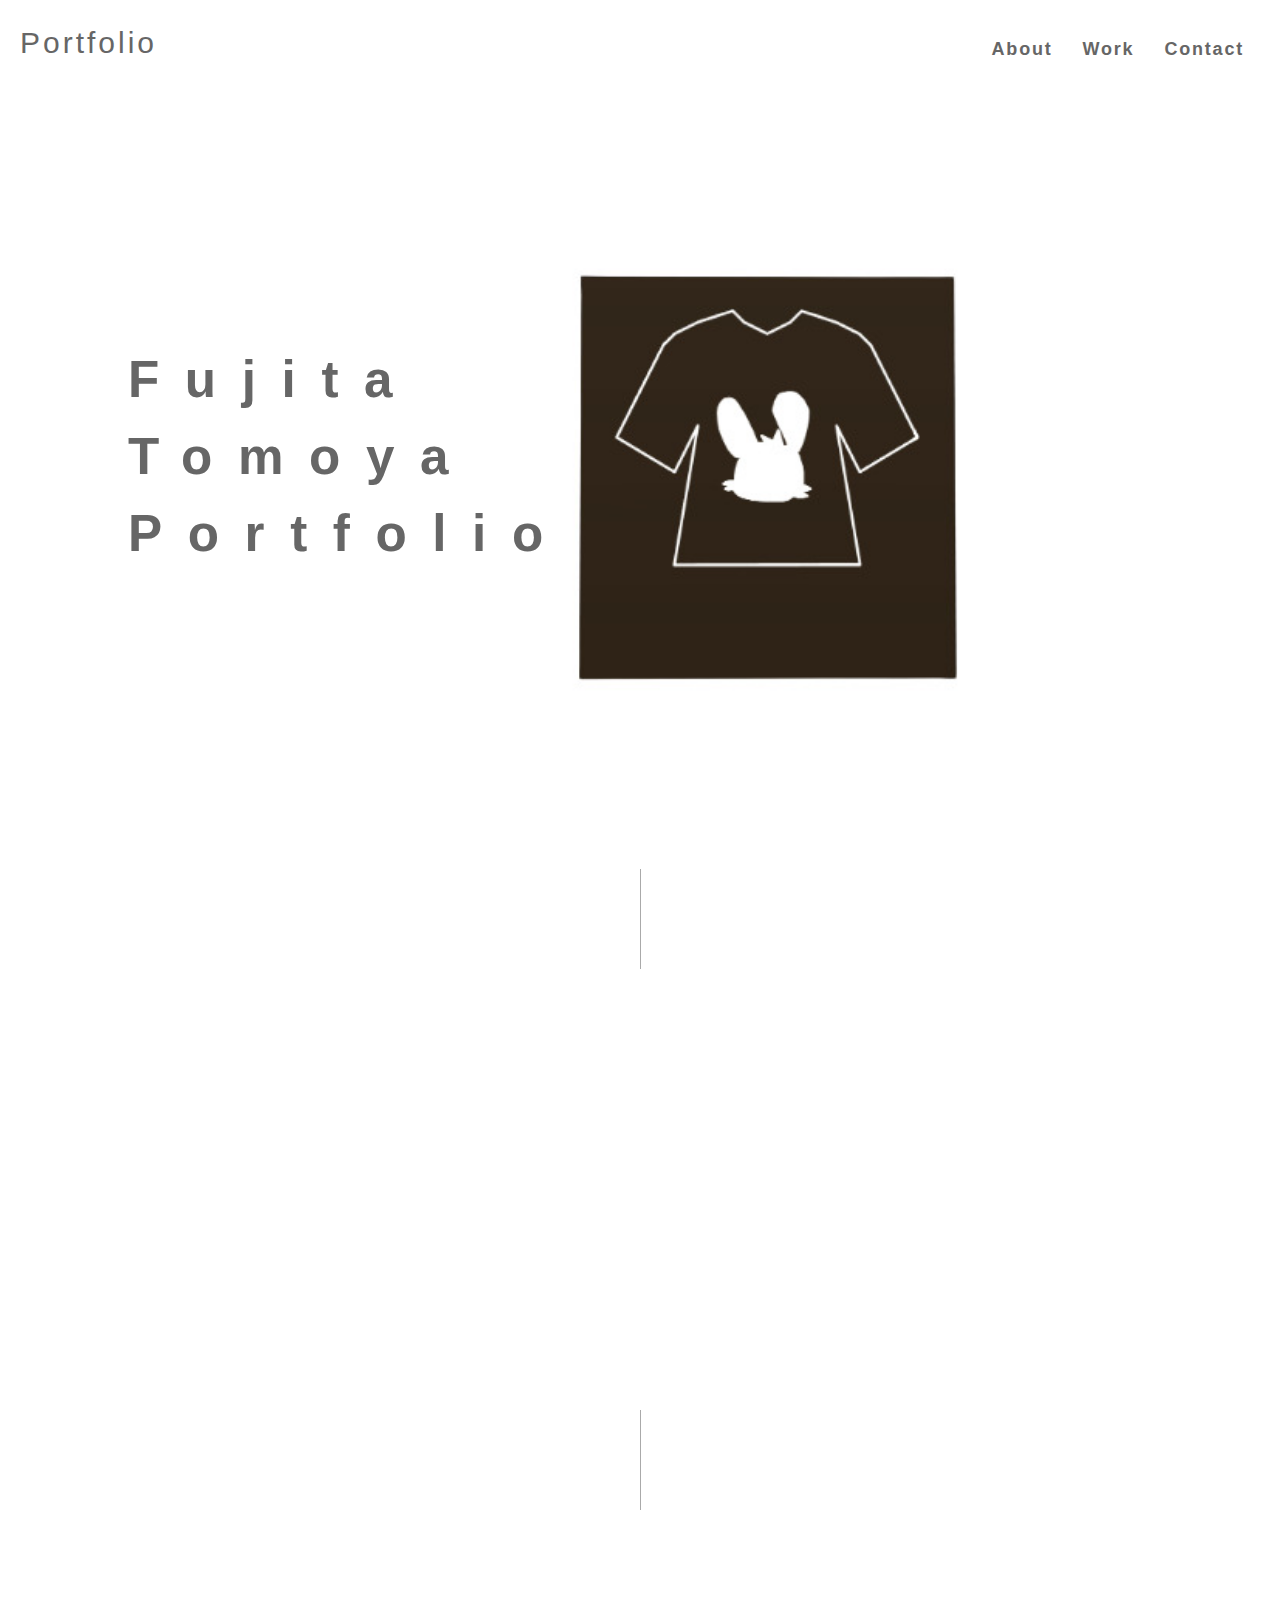
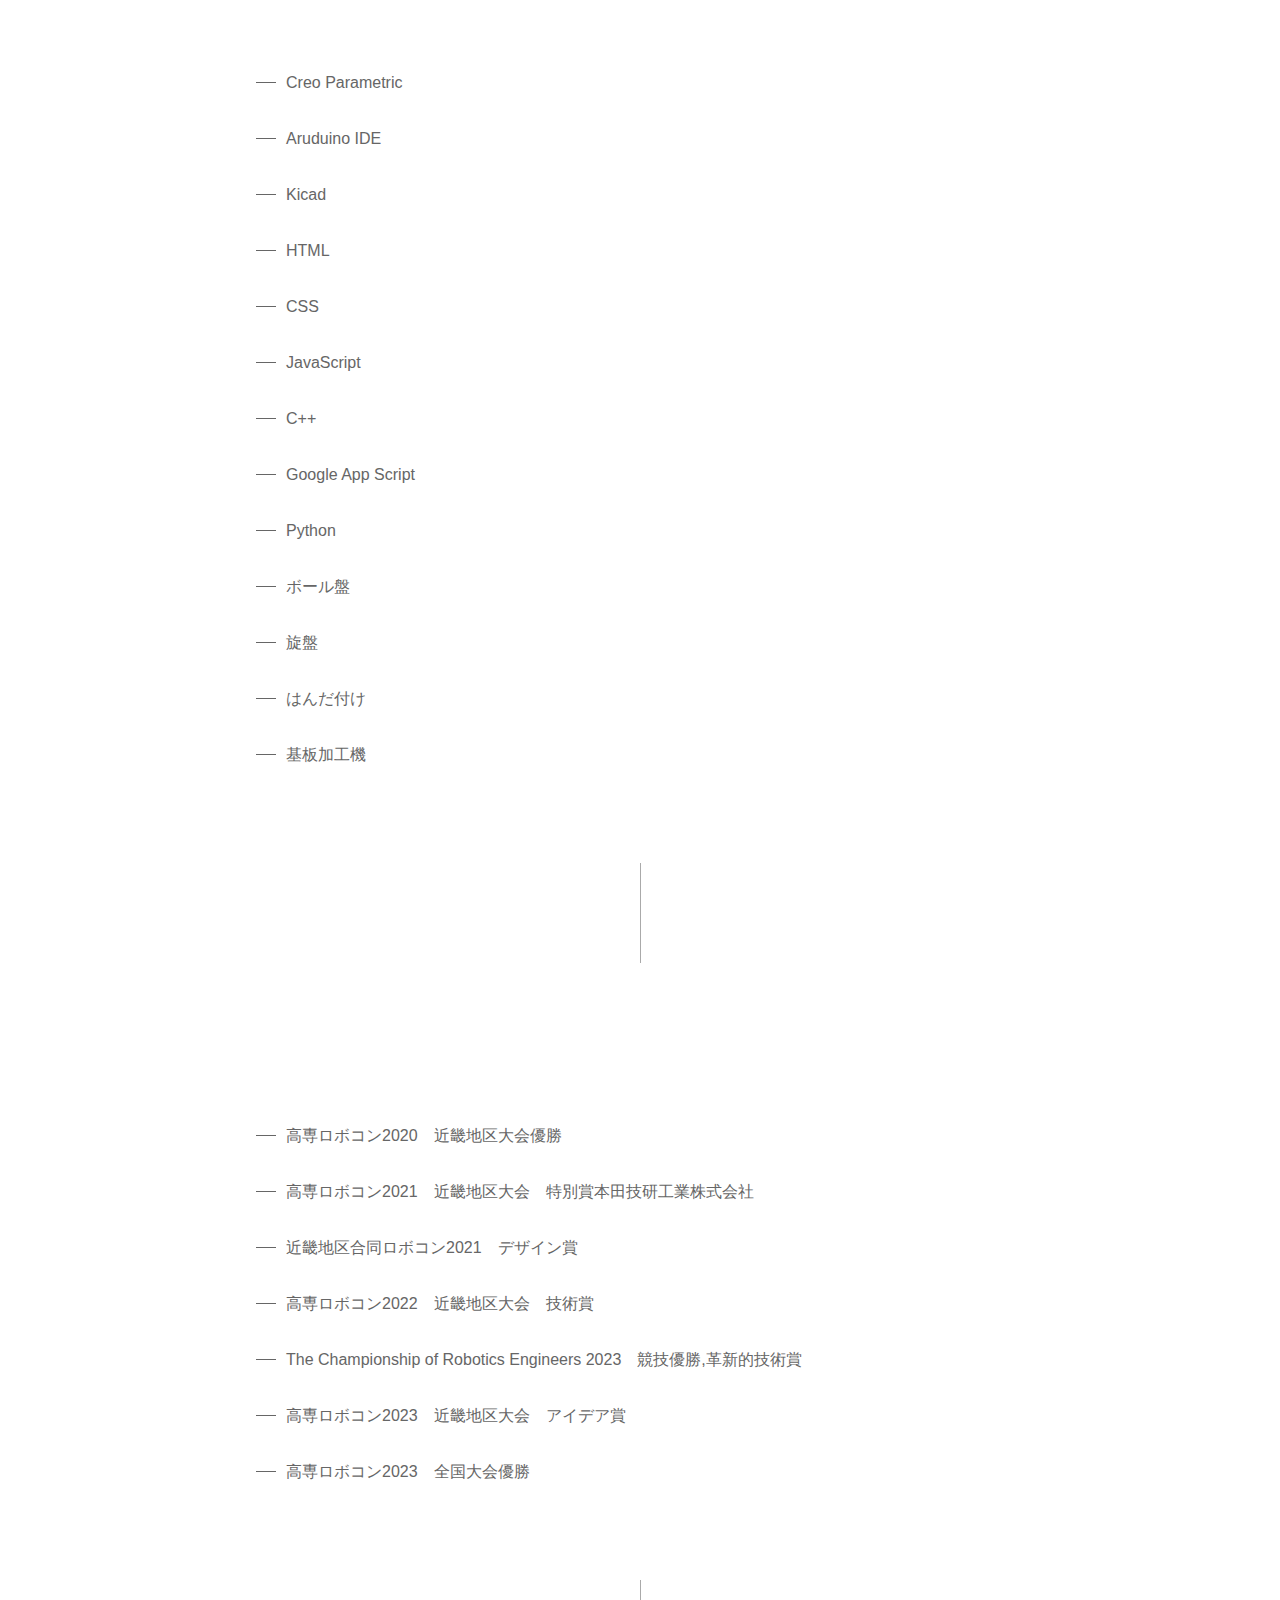
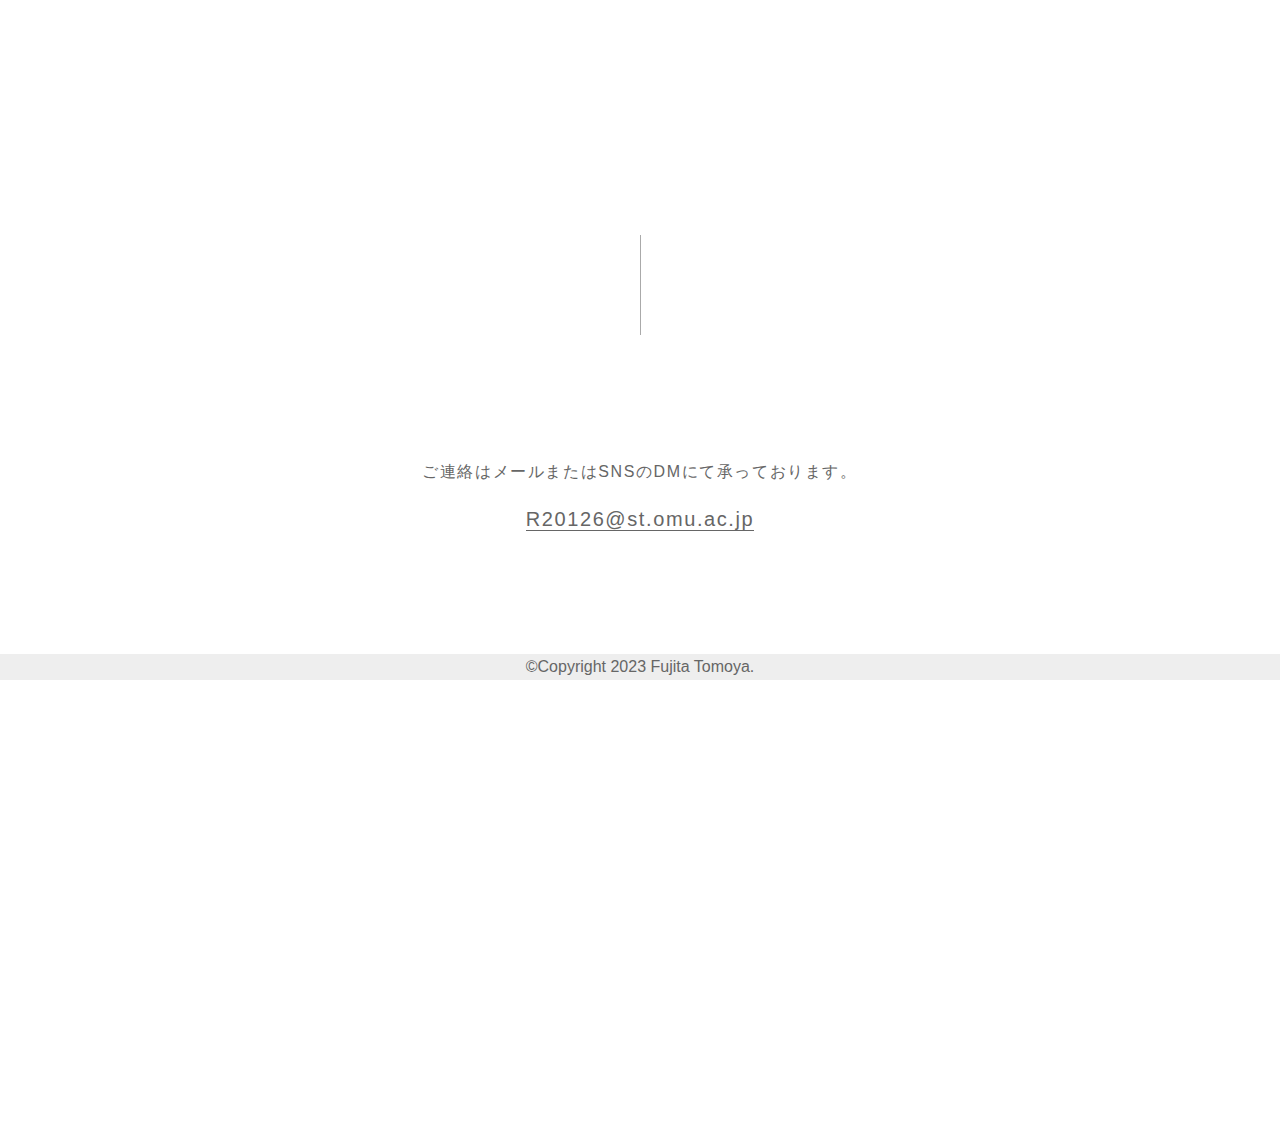
<file: index.html>
<!DOCTYPE html>
<html lang="ja">
<head>
	<meta http-equiv="X-UA-Compatible" content="IE=edge">
	<meta name="viewport" content="width=device-width,initial-scale=1">
	<meta charset="UTF-8">
	<title>Portfolio</title>
	<link rel="stylesheet" href="css/reset.css">
	<link rel="stylesheet" href="css/style.css">
	<link href="https://use.fontawesome.com/releases/v5.6.1/css/all.css" rel="stylesheet">
</head>
<body>
	<header class="cf">
		<h1 class="site-title"><a href="index.html">Portfolio</a></h1>
		<div id="nav-menu">
			<label id="nav-open" for="nav-input"><span></span></label>
			<label class="nav-unshown" id="nav-close" for="nav-input"></label>
			<div id="nav-contents">
				<div class="nav cf">
					<nav class="nav-inner">
						<ul>
							<li>About</li>
							<li><a href="page-work.html">Work</a></li>
							<li>Contact</li>
						</ul>
					</nav>
				</div>
			</div>
		</div>
	</header>
	<main>
		<div class="main-top">
			<h2>Fujita<br>Tomoya<br>Portfolio</h2>
			<img src="images/fujit.jpg">
		</div>
	<section class="wrap about cf">
		<h2 class="title">About</h2>
		<div class="profile-backimg">
			<img src="images/sample3.jpg">
			<div class="name">藤田　智也</div>
			<div class="sns">
				<a href="https://twitter.com/Fu_G_T"><i class="fab fa-twitter"></i></a>
				<a href=""><i class="fab fa-instagram"></i></a>
			</div>
		</div>
		<div class="profile">
			<ul class="career">
					<li>大阪公立大学工業高等専門学校総合工学システム学科4年メカトロニクスコース</li>
					<li>ろぼっと倶楽部所属</li>
					<li>回路を中心に現在はプログラムも勉強中</li>
			</ul>
		</div>
	</section>
				<section class="wrap about cf">
			<h2 class="title">Skills</h2>
						<ul class="career">
					<li>Creo Parametric</li>
					<li>Aruduino IDE</li>
					<li>Kicad</li>
					<li>HTML</li>
					<li>CSS</li>
					<li>JavaScript</li>
					<li>C++</li>
					<li>Google App Script</li>
					<li>Python</li>
					<li>ボール盤</li>
					<li>旋盤</li>
					<li>はんだ付け</li>
					<li>基板加工機</li>
		</section>
				<section class="wrap about cf">
			<h2 class="title">Achievements</h2>
						<ul class="career">
					<li>高専ロボコン2020　近畿地区大会優勝</li>
					<li>高専ロボコン2021　近畿地区大会　特別賞本田技研工業株式会社</li>
					<li>近畿地区合同ロボコン2021　デザイン賞</li>
					<li>高専ロボコン2022　近畿地区大会　技術賞</li>
					<li>The Championship of Robotics Engineers 2023　競技優勝,革新的技術賞</li>
					<li>高専ロボコン2023　近畿地区大会　アイデア賞</li>
					<li>高専ロボコン2023　全国大会優勝</li>
			</ul>
		</section>
		<section class="wrap work">
			<h2 class="title">Work</h2>
			<div class="containar">
				<div class="item">
					<a href="single.html">
						<img src="images/obachan.jpg">
						<p>高専ロボコン2020「はうすわ～か～ず」</p>
					</a>
				</div>
				<div class="item">
					<a href="kodaio-.html">
						<img src="images/kodaio-.jpg">
						<p>高専ロボコン2021「機巧神コウダイオー」</p>
					</a>
				</div>
				<div class="item">
					<a href="karasu.html">
						<img src="images/sample3.jpg">
						<p>高専ロボコン2023「鴉」</p>
					</a>
				</div>
			</div>
			<div class="more"><a href="page-work.html">詳しくみる</a></div>
		</section>
		<section class="wrap contact">
			<h2 class="title">Contact</h2>
			<p>ご連絡はメールまたはSNSのDMにて承っております。</p>
			<p class="mail"><a href="mailto:R20126@st.omu.ac.jp">R20126@st.omu.ac.jp</a></p>
		</section>
	</main>
	<footer>
		<small>©︎Copyright 2023 Fujita Tomoya.</small>
	</footer>
    <script src="https://ajax.googleapis.com/ajax/libs/jquery/3.4.1/jquery.min.js"></script>
	<script type="text/javascript" src="js/script.js"></script>
</body>
</html>
</file>
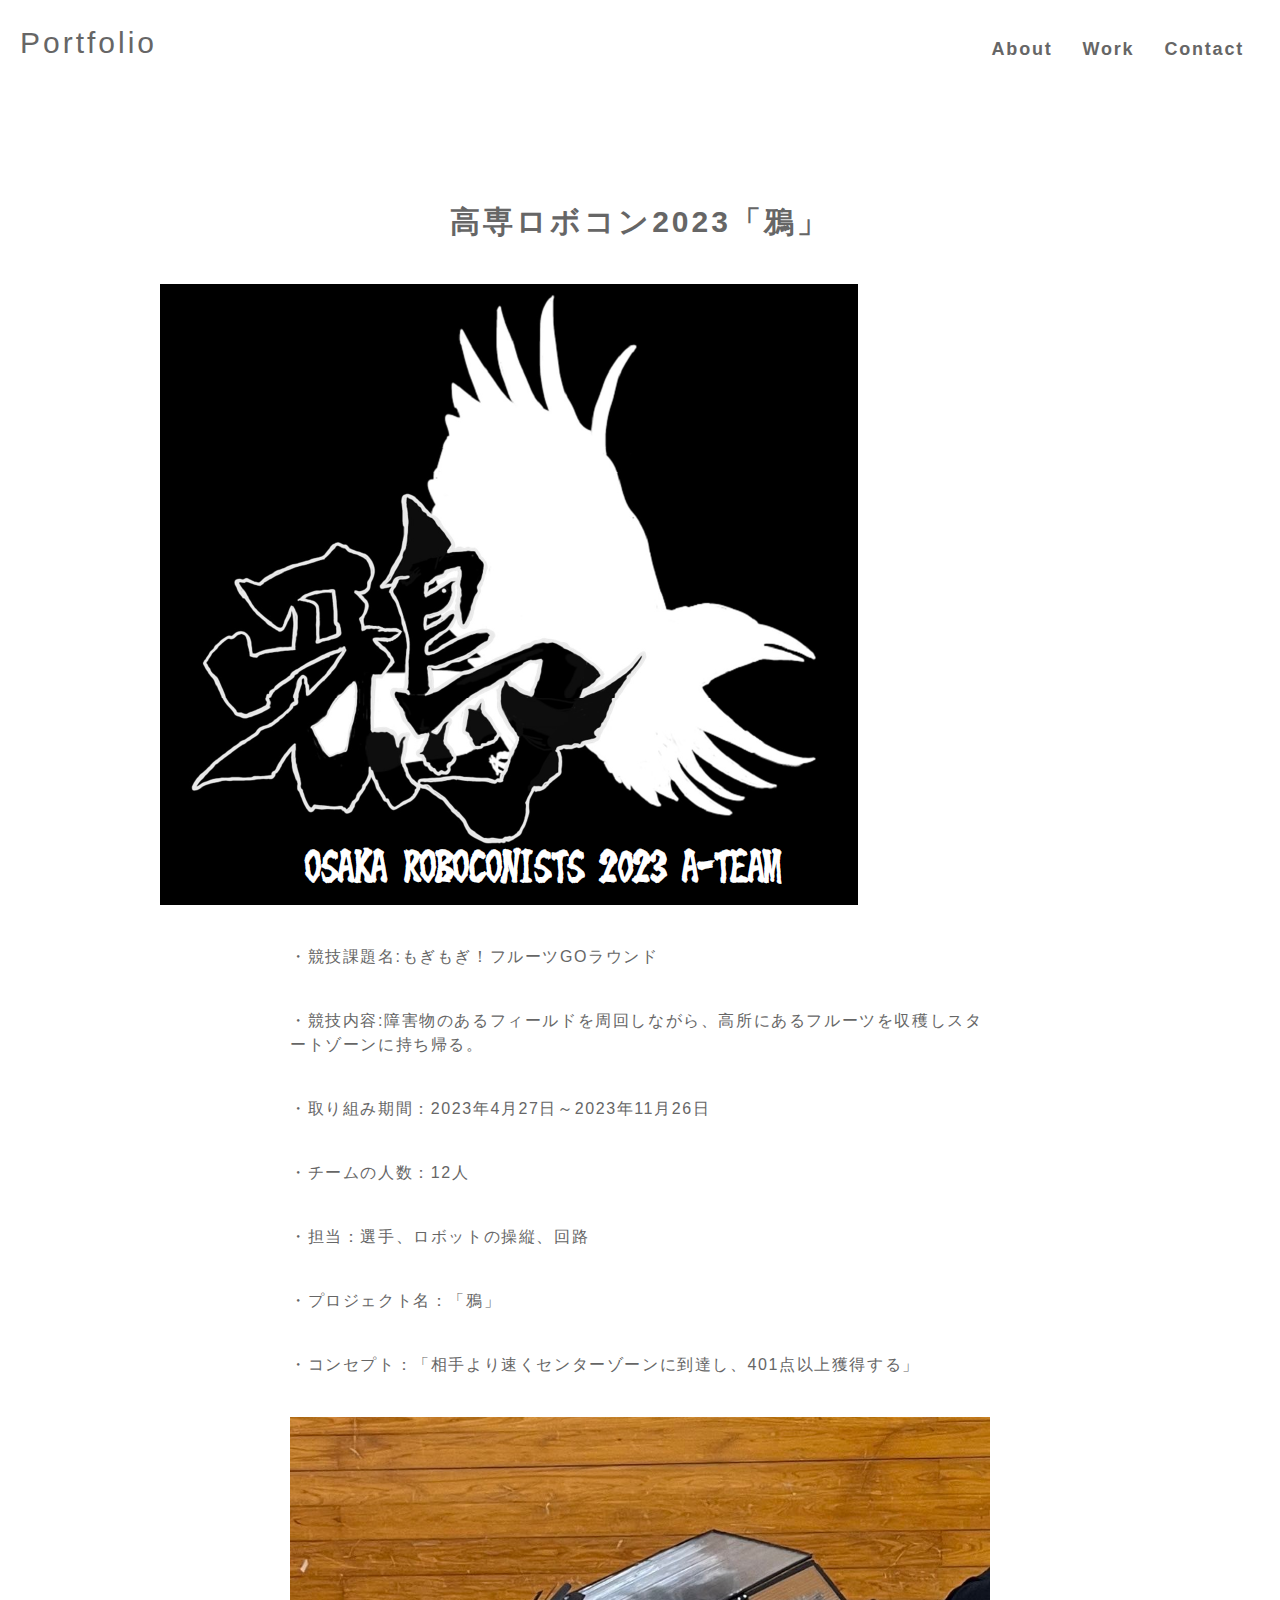
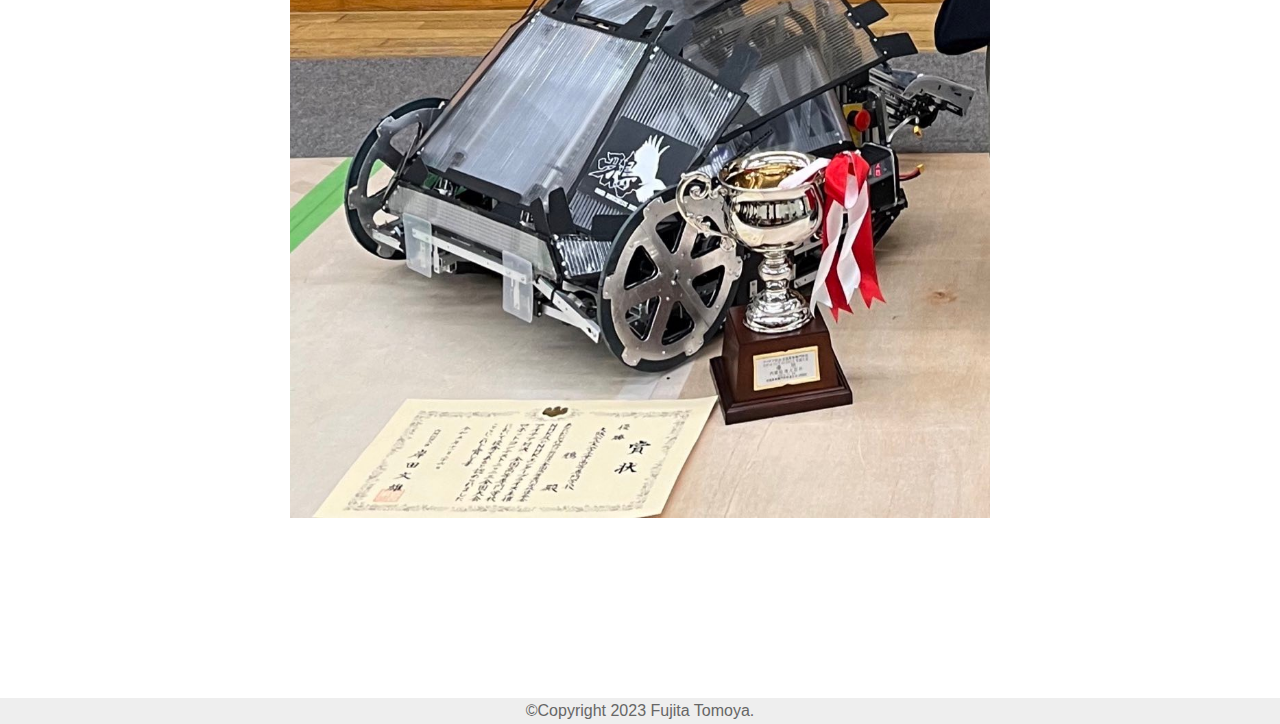
<file: karasu.html>
<!DOCTYPE html>
<html lang="ja">
<head>
	<meta http-equiv="X-UA-Compatible" content="IE=edge">
	<meta name="viewport" content="width=device-width,initial-scale=1">
	<meta charset="UTF-8">
	<title>Sample</title>
	<link rel="stylesheet" href="css/reset.css">
	<link rel="stylesheet" href="css/style.css">
	<link href="https://use.fontawesome.com/releases/v5.6.1/css/all.css" rel="stylesheet">
</head>
<body>
	<header class="cf">
		<h1 class="site-title"><a href="index.html">Portfolio</a></h1>
		<div id="nav-menu">
			<label id="nav-open" for="nav-input"><span></span></label>
			<label class="nav-unshown" id="nav-close" for="nav-input"></label>
			<div id="nav-contents">
				<div class="nav cf">
					<nav class="nav-inner">
						<ul>
							<li>About</li>
							<li><a href="page-work.html">Work</a></li>
							<li>Contact</li>
						</ul>
					</nav>
				</div>
			</div>
		</div>
	</header>
	<main>
		<section class="work single-wrap">
			<h2 class="title">高専ロボコン2023「鴉」</h2>
			<img src="images/karasu.png">
			<div class="work-post">
				<p>・競技課題名:もぎもぎ！フルーツGOラウンド</p>
				<p>・競技内容:障害物のあるフィールドを周回しながら、高所にあるフルーツを収穫しスタートゾーンに持ち帰る。</p>
				<p>・取り組み期間：2023年4月27日～2023年11月26日</p>
				<p>・チームの人数：12人</p>
				<p>・担当：選手、ロボットの操縦、回路</p>
				<p>・プロジェクト名：「鴉」</p>
				<p>・コンセプト：「相手より速くセンターゾーンに到達し、401点以上獲得する」</p>
				<img src="images/robokarasu.jpg">
				<p></p>
			</div>
		</section>
	</main>
	<footer>
		<small>©︎Copyright 2023 Fujita Tomoya.</small>
	</footer>
	<script src="https://ajax.googleapis.com/ajax/libs/jquery/3.4.1/jquery.min.js"></script>
	<script type="text/javascript" src="js/script.js"></script>
</body>
</html>
</file>
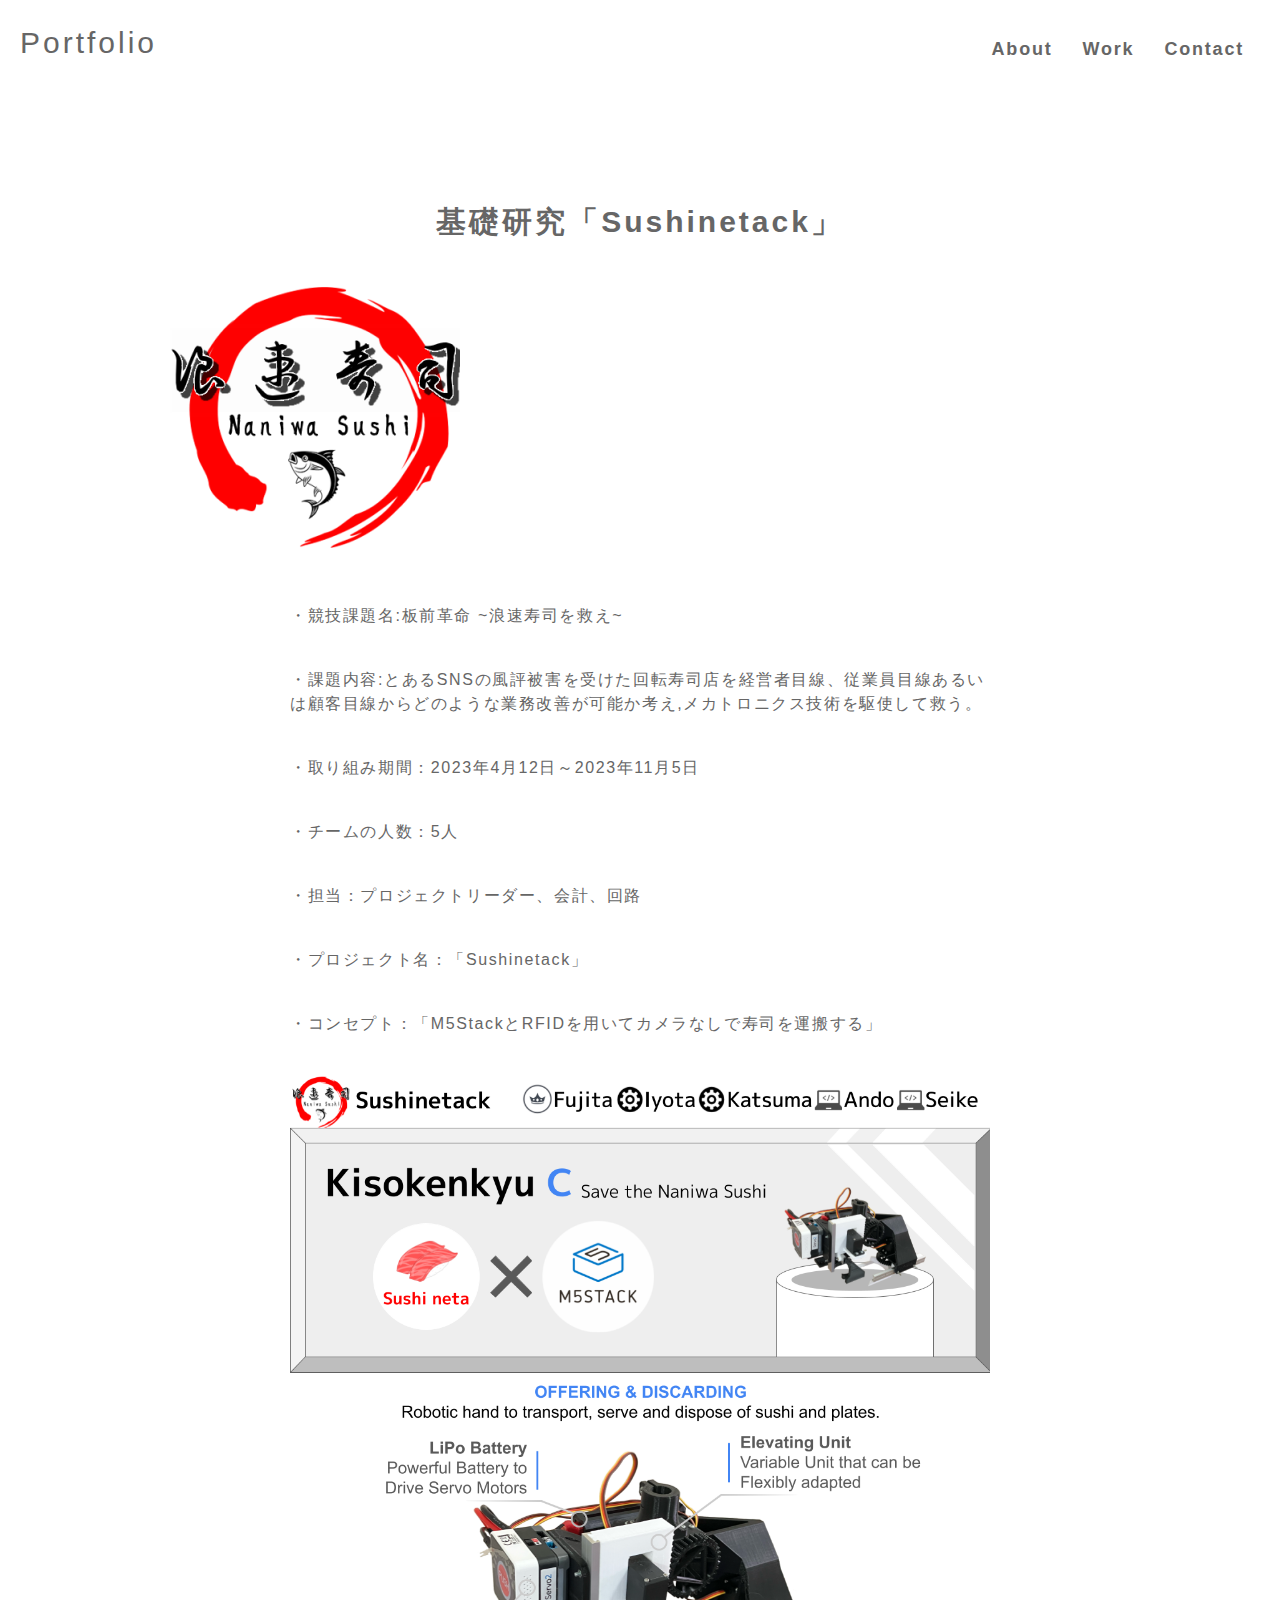
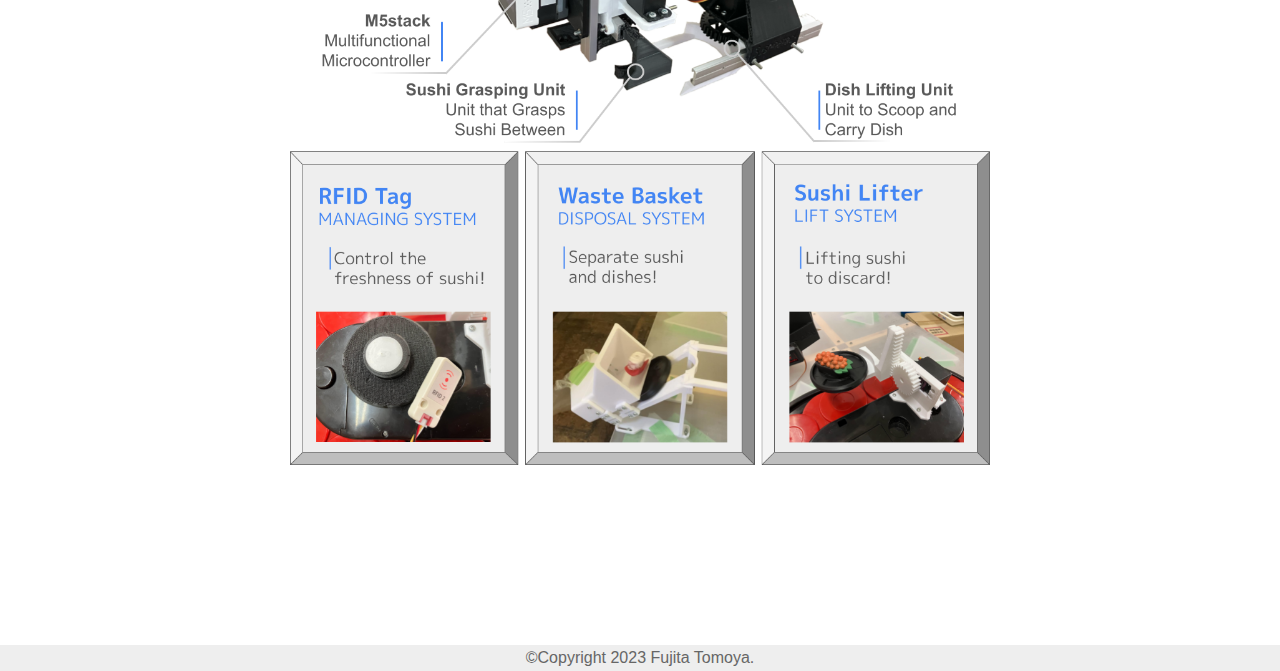
<file: kisokenkyu.html>
<!DOCTYPE html>
<html lang="ja">
<head>
	<meta http-equiv="X-UA-Compatible" content="IE=edge">
	<meta name="viewport" content="width=device-width,initial-scale=1">
	<meta charset="UTF-8">
	<title>Sample</title>
	<link rel="stylesheet" href="css/reset.css">
	<link rel="stylesheet" href="css/style.css">
	<link href="https://use.fontawesome.com/releases/v5.6.1/css/all.css" rel="stylesheet">
</head>
<body>
	<header class="cf">
		<h1 class="site-title"><a href="index.html">Portfolio</a></h1>
		<div id="nav-menu">
			<label id="nav-open" for="nav-input"><span></span></label>
			<label class="nav-unshown" id="nav-close" for="nav-input"></label>
			<div id="nav-contents">
				<div class="nav cf">
					<nav class="nav-inner">
						<ul>
							<li>About</li>
							<li><a href="page-work.html">Work</a></li>
							<li>Contact</li>
						</ul>
					</nav>
				</div>
			</div>
		</div>
	</header>
	<main>
		<section class="work single-wrap">
			<h2 class="title">基礎研究「Sushinetack」</h2>
			<img src="images/naniwazushi.png">
			<div class="work-post">
				<p>・競技課題名:板前革命 ~浪速寿司を救え~</p>
				<p>・課題内容:とあるSNSの風評被害を受けた回転寿司店を経営者目線、従業員目線あるいは顧客目線からどのような業務改善が可能か考え,メカトロニクス技術を駆使して救う。</p>
				<p>・取り組み期間：2023年4月12日～2023年11月5日</p>
				<p>・チームの人数：5人</p>
				<p>・担当：プロジェクトリーダー、会計、回路</p>
				<p>・プロジェクト名：「Sushinetack」</p>
				<p>・コンセプト：「M5StackとRFIDを用いてカメラなしで寿司を運搬する」</p>
				<img src="images/poster.png">
				<p></p>
			</div>
		</section>
	</main>
	<footer>
		<small>©︎Copyright 2023 Fujita Tomoya.</small>
	</footer>
	<script src="https://ajax.googleapis.com/ajax/libs/jquery/3.4.1/jquery.min.js"></script>
	<script type="text/javascript" src="js/script.js"></script>
</body>
</html>
</file>
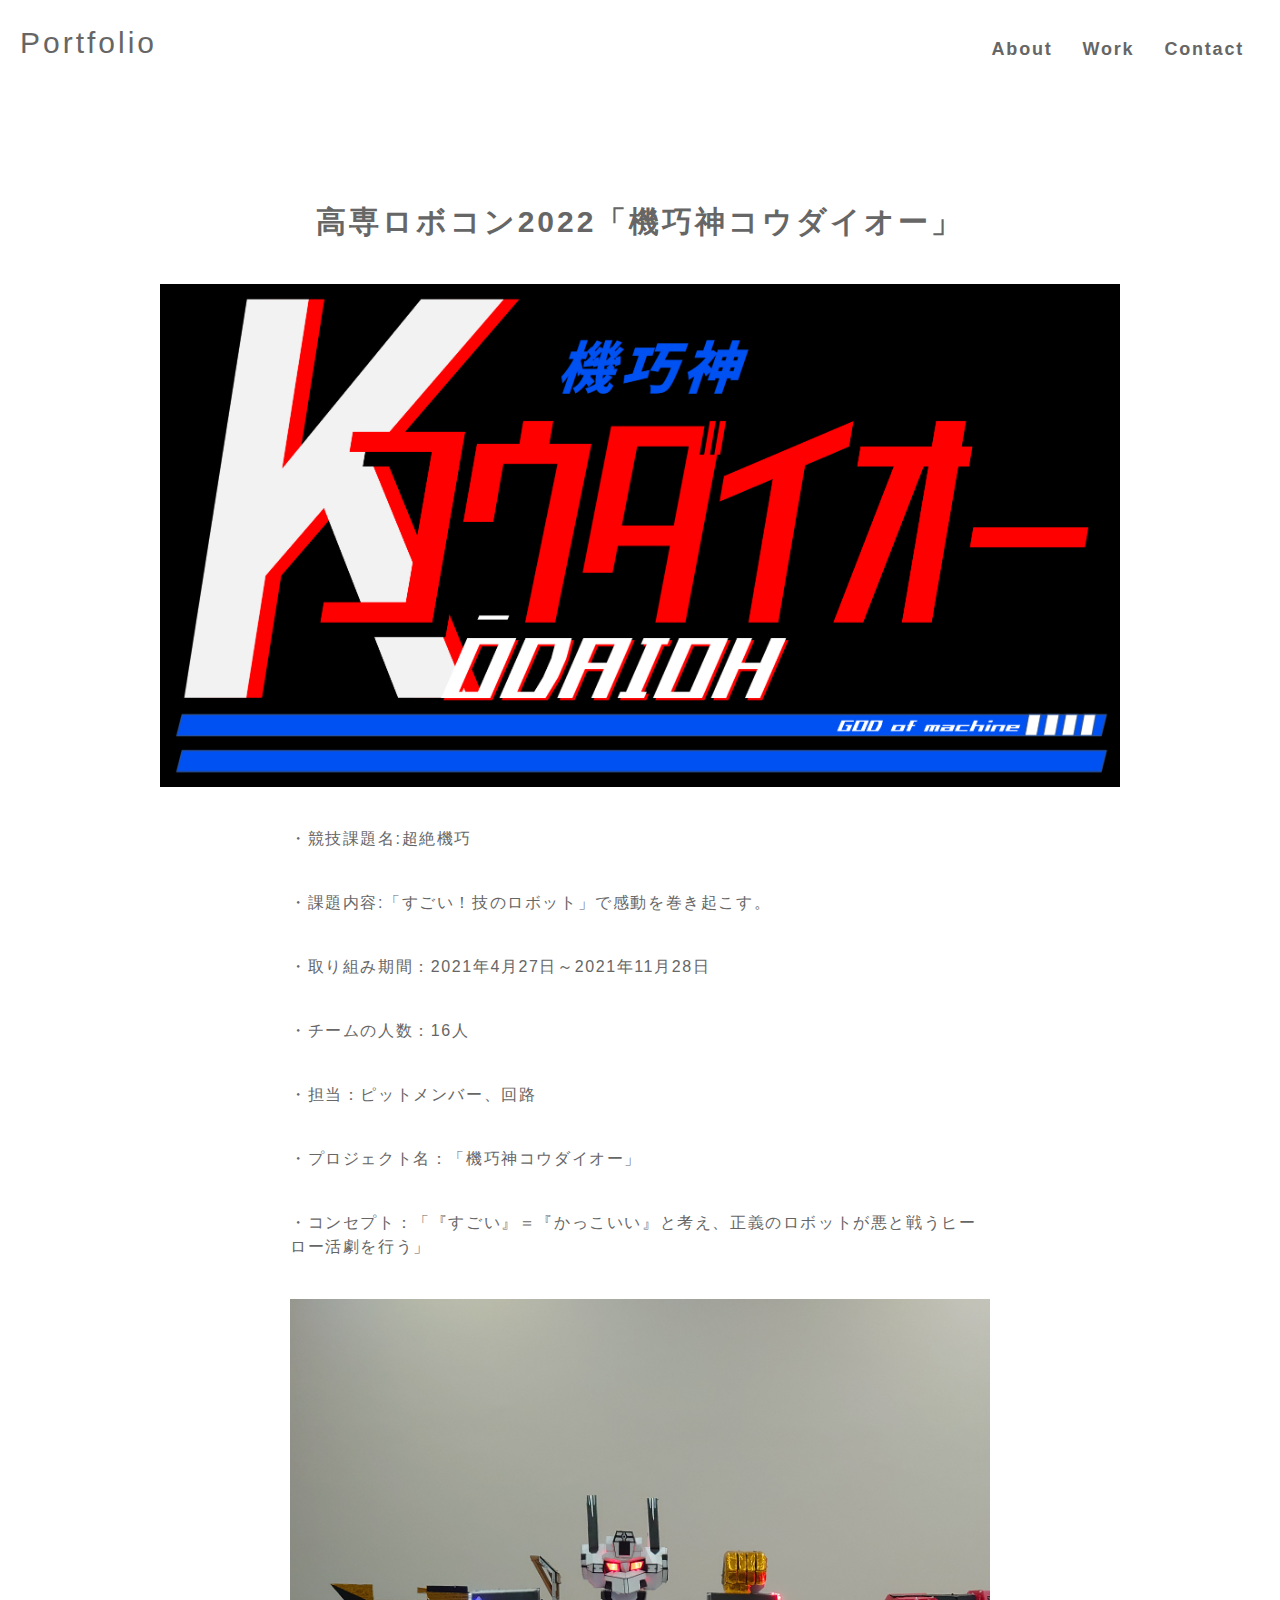
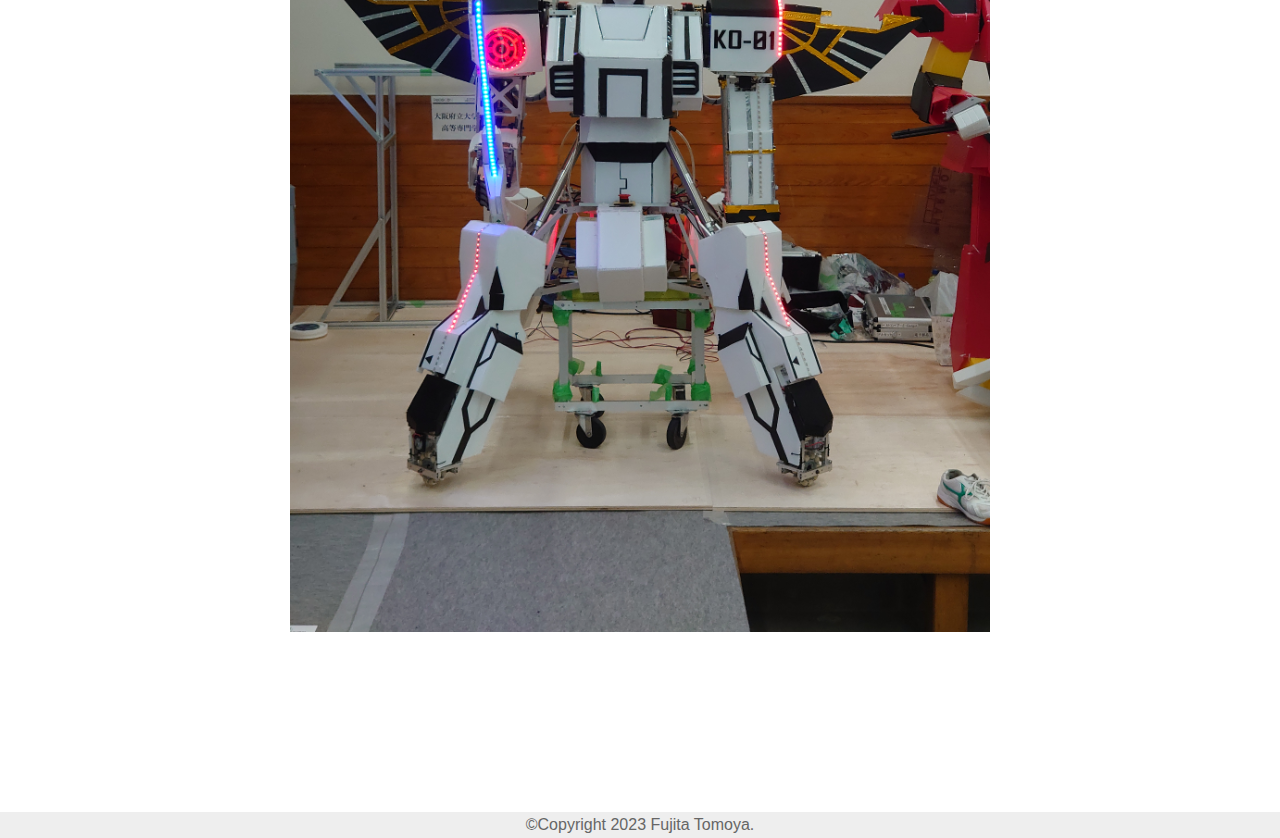
<file: kodaio-.html>
<!DOCTYPE html>
<html lang="ja">
<head>
	<meta http-equiv="X-UA-Compatible" content="IE=edge">
	<meta name="viewport" content="width=device-width,initial-scale=1">
	<meta charset="UTF-8">
	<title>Sample</title>
	<link rel="stylesheet" href="css/reset.css">
	<link rel="stylesheet" href="css/style.css">
	<link href="https://use.fontawesome.com/releases/v5.6.1/css/all.css" rel="stylesheet">
</head>
<body>
	<header class="cf">
		<h1 class="site-title"><a href="index.html">Portfolio</a></h1>
		<div id="nav-menu">
			<label id="nav-open" for="nav-input"><span></span></label>
			<label class="nav-unshown" id="nav-close" for="nav-input"></label>
			<div id="nav-contents">
				<div class="nav cf">
					<nav class="nav-inner">
						<ul>
							<li>About</li>
							<li><a href="page-work.html">Work</a></li>
							<li>Contact</li>
						</ul>
					</nav>
				</div>
			</div>
		</div>
	</header>
	<main>
		<section class="work single-wrap">
			<h2 class="title">高専ロボコン2022「機巧神コウダイオー」</h2>
			<img src="images/kodaio-.png">
			<div class="work-post">
				<p>・競技課題名:超絶機巧</p>
				<p>・課題内容:「すごい！技のロボット」で感動を巻き起こす。</p>
				<p>・取り組み期間：2021年4月27日～2021年11月28日</p>
				<p>・チームの人数：16人</p>
				<p>・担当：ピットメンバー、回路</p>
				<p>・プロジェクト名：「機巧神コウダイオー」</p>
				<p>・コンセプト：「『すごい』＝『かっこいい』と考え、正義のロボットが悪と戦うヒーロー活劇を行う」</p>
				<img src="images/zenshinkodaio-.jpg">
				<p></p>
			</div>
		</section>
	</main>
	<footer>
		<small>©︎Copyright 2023 Fujita Tomoya.</small>
	</footer>
	<script src="https://ajax.googleapis.com/ajax/libs/jquery/3.4.1/jquery.min.js"></script>
	<script type="text/javascript" src="js/script.js"></script>
</body>
</html>
</file>
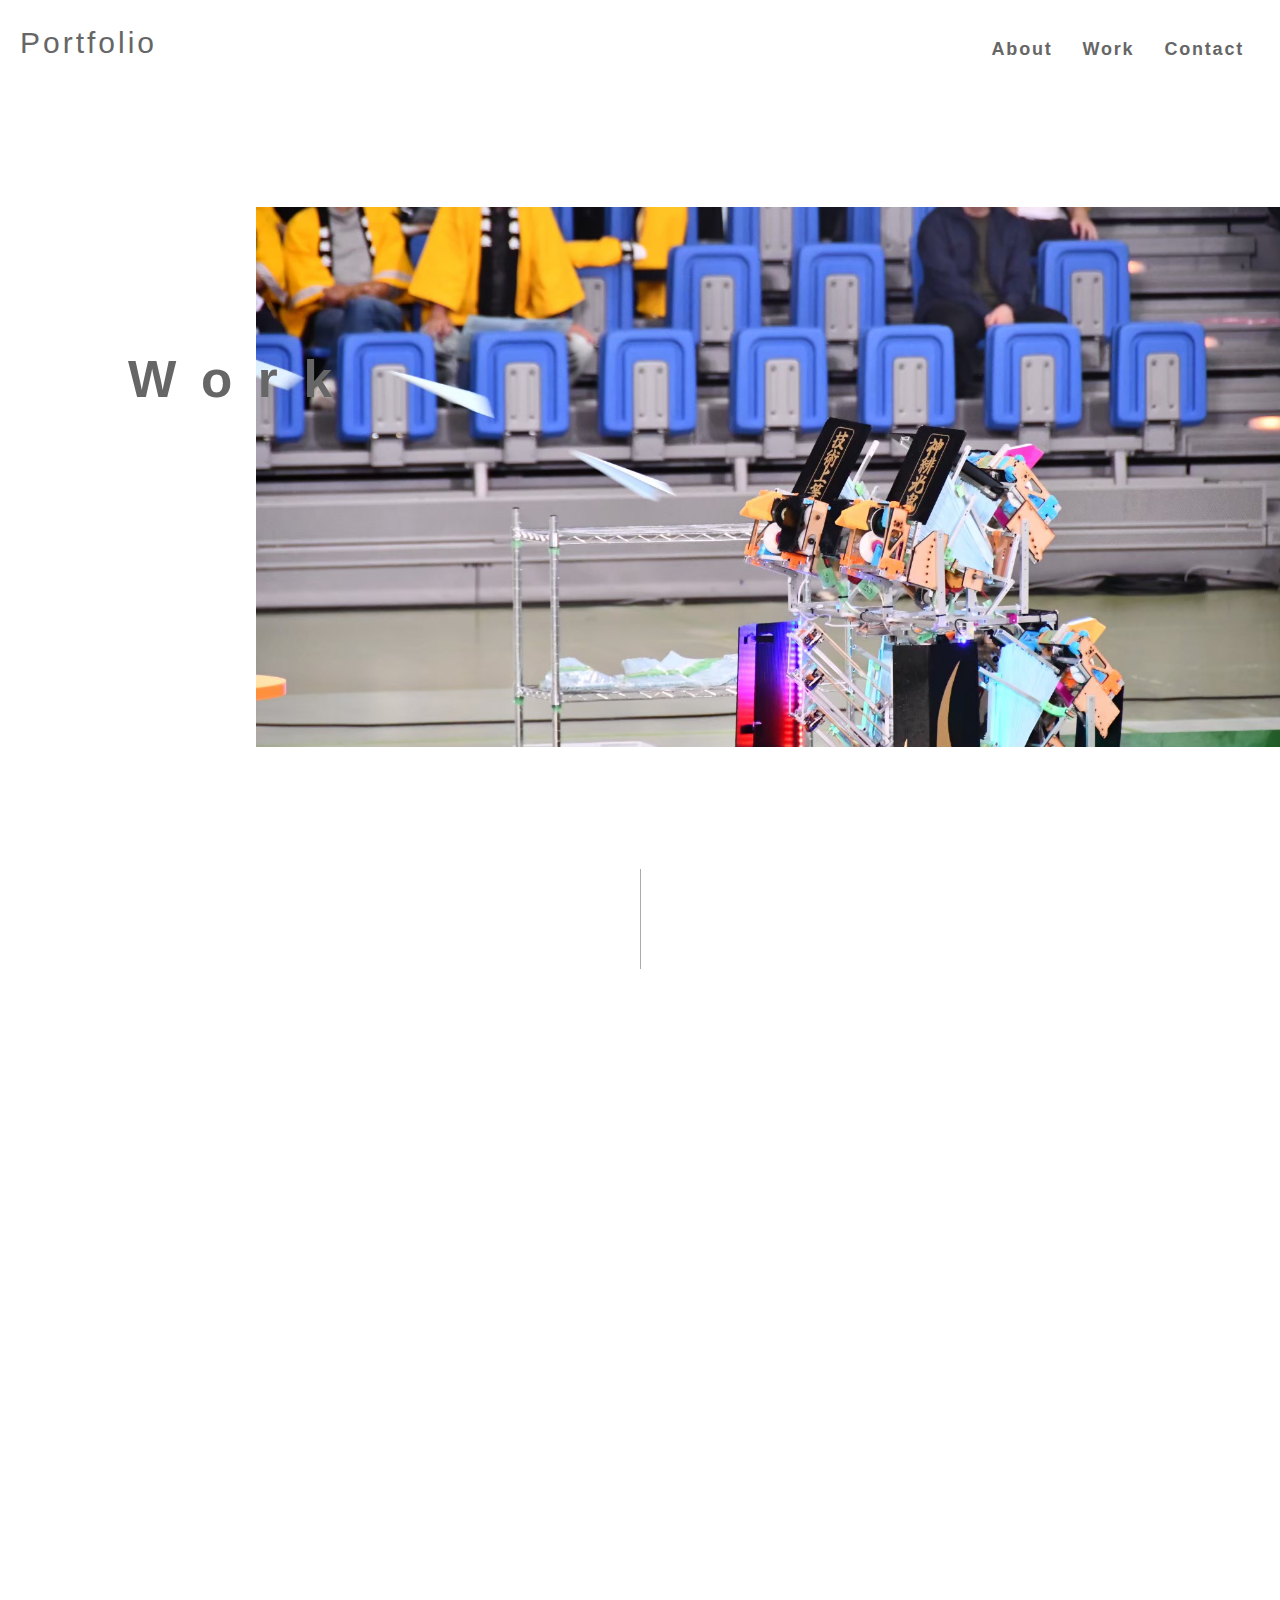
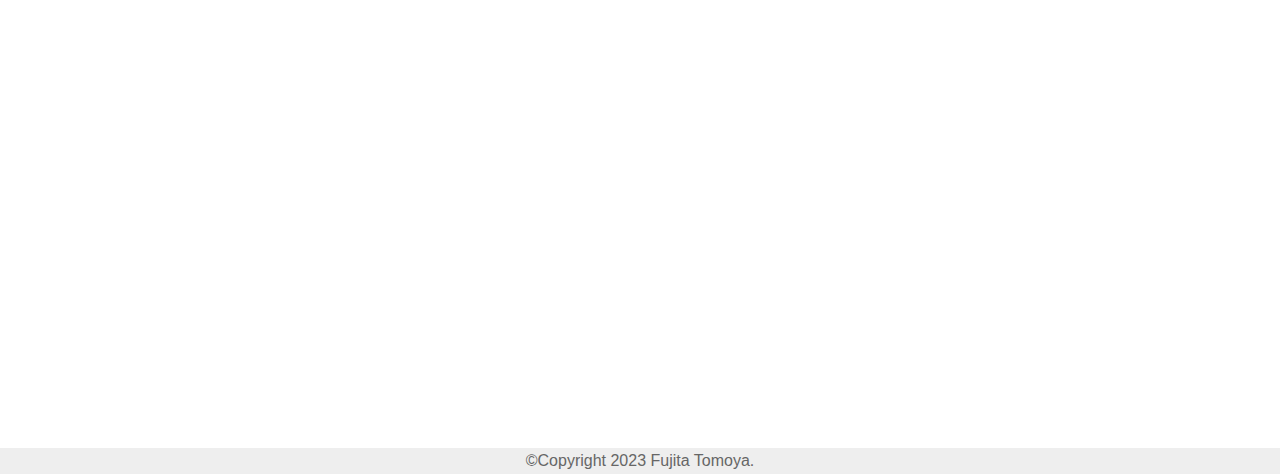
<file: page-work.html>
<!DOCTYPE html>
<html lang="ja">
<head>
	<meta http-equiv="X-UA-Compatible" content="IE=edge">
	<meta name="viewport" content="width=device-width,initial-scale=1">
	<meta charset="UTF-8">
	<title>Sample</title>
	<link rel="stylesheet" href="css/reset.css">
	<link rel="stylesheet" href="css/style.css">
	<link href="https://use.fontawesome.com/releases/v5.6.1/css/all.css" rel="stylesheet">
</head>
<body>
	<header class="cf">
		<h1 class="site-title"><a href="index.html">Portfolio</a></h1>
		<div id="nav-menu">
			<label id="nav-open" for="nav-input"><span></span></label>
			<label class="nav-unshown" id="nav-close" for="nav-input"></label>
			<div id="nav-contents">
				<div class="nav cf">
					<nav class="nav-inner">
						<ul>
							<li>About</li>
							<li><a href="page-work.html">Work</a></li>
							<li>Contact</li>
						</ul>
					</nav>
				</div>
			</div>
		</div>
	</header>
	<main>
		<div class="main-top">
			<h2>Work</h2>
			<img src="images/sample.jpg">
		</div>
		<section class="wrap work cf">
			<div class="works">
				<a href="karasu.html">
					<img src="images/karasu.png">
					<p>高専ロボコン2023「鴉」</p>
				</a>
			</div>
			<div class="works">
				<a href="kodaio-.html">
					<img src="images/kodaio-.png">
					<p>高専ロボコン2021「機巧神コウダイオー」</p>
				</a>
			</div>
			<div class="works">
				<a href="kisokenkyu.html">
					<img src="images/naniwazushi.png">
					<p>基礎研究「Sushinetack」</p>
				</a>
			</div>
			<div class="works">
				<a href="single.html">
					<img src="images/sample.jpg">
					<p>高専ロボコン2022「百紙繚乱」</p>
				</a>
			</div>
			<div class="works">
				<a href="single.html">
					<img src="images/obachan.jpg">
					<p>高専ロボコン2020「はうすわ～か～ず」</p>
				</a>
			</div>
			<div class="works">
				<a href="single.html">
					<img src="images/manji.jpg">
					<p>The Championship of Robotics Engineers 2023「卍ひんじ卍会」</p>
				</a>
			</div>
		</section>
	</main>
	<footer>
		<small>©︎Copyright 2023 Fujita Tomoya.</small>
	</footer>
	<script src="https://ajax.googleapis.com/ajax/libs/jquery/3.4.1/jquery.min.js"></script>
	<script type="text/javascript" src="js/script.js"></script>
</body>
</html>
</file>
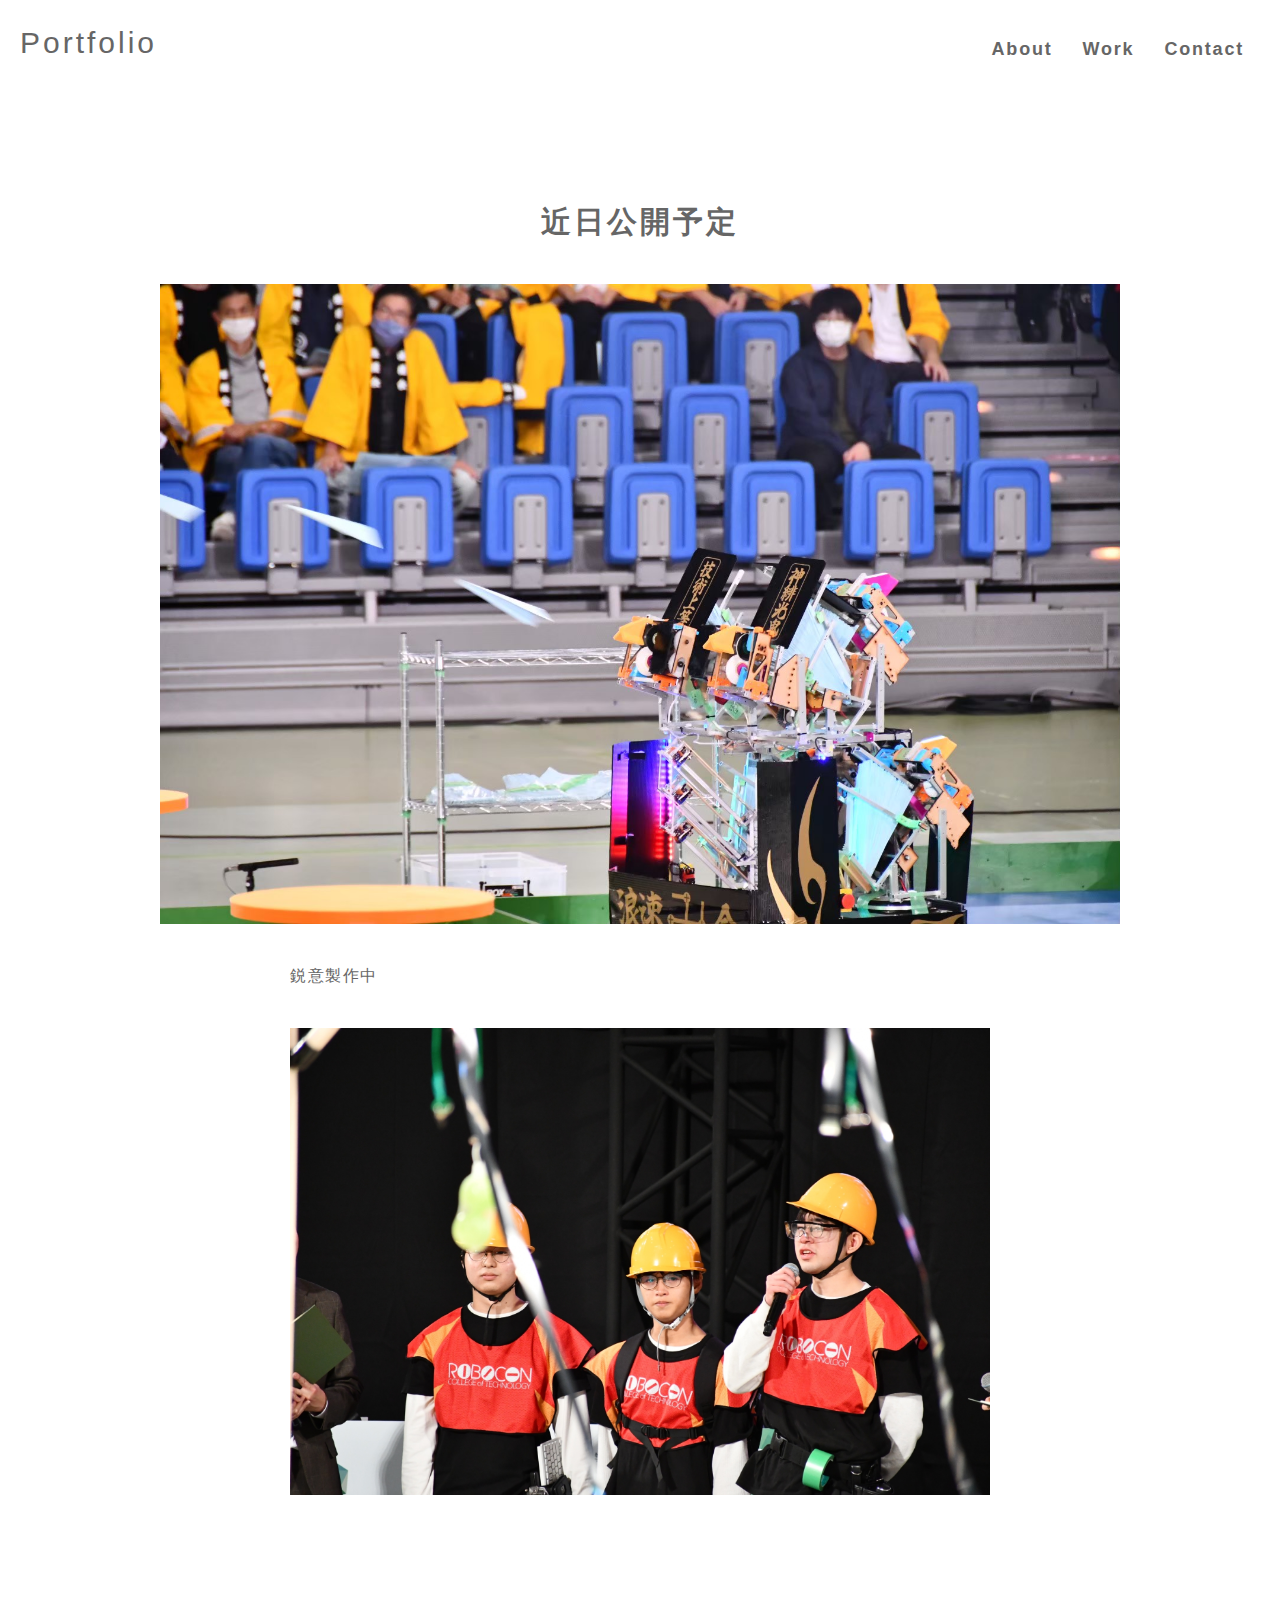
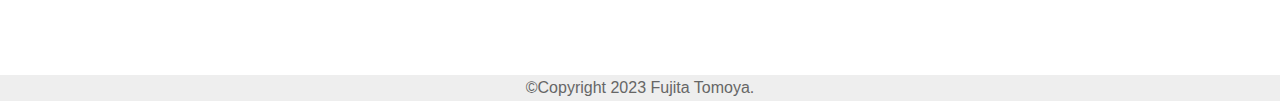
<file: single.html>
<!DOCTYPE html>
<html lang="ja">
<head>
	<meta http-equiv="X-UA-Compatible" content="IE=edge">
	<meta name="viewport" content="width=device-width,initial-scale=1">
	<meta charset="UTF-8">
	<title>Sample</title>
	<link rel="stylesheet" href="css/reset.css">
	<link rel="stylesheet" href="css/style.css">
	<link href="https://use.fontawesome.com/releases/v5.6.1/css/all.css" rel="stylesheet">
</head>
<body>
	<header class="cf">
		<h1 class="site-title"><a href="index.html">Portfolio</a></h1>
		<div id="nav-menu">
			<label id="nav-open" for="nav-input"><span></span></label>
			<label class="nav-unshown" id="nav-close" for="nav-input"></label>
			<div id="nav-contents">
				<div class="nav cf">
					<nav class="nav-inner">
						<ul>
							<li>About</li>
							<li><a href="page-work.html">Work</a></li>
							<li>Contact</li>
						</ul>
					</nav>
				</div>
			</div>
		</div>
	</header>
	<main>
		<section class="work single-wrap">
			<h2 class="title">近日公開予定</h2>
			<img src="images/sample.jpg">
			<div class="work-post">
				<p>鋭意製作中</p>
				<img src="images/sample3.jpg">
				<p></p>
			</div>
		</section>
	</main>
	<footer>
		<small>©︎Copyright 2023 Fujita Tomoya.</small>
	</footer>
	<script src="https://ajax.googleapis.com/ajax/libs/jquery/3.4.1/jquery.min.js"></script>
	<script type="text/javascript" src="js/script.js"></script>
</body>
</html>
</file>
<file: css/style.css>
@charset "UTF-8";
/**
 * Clear fix
 */

.cf:before, .cf:after {
	content: " ";
	display: table;
}
.cf:after {
	clear: both;
}
.cf {
 	*zoom: 1;
}

body {
	color: #666;
	font-family: Avenir,"Open Sans","Helvetica Neue",Helvetica,Arial,Verdana,Roboto,"游ゴシック体","YuGothic","ヒラギノ角ゴ Pro W3","Hiragino Kaku Gothic Pro","Meir";
	font-size: 16px;
}
img {
	max-width: 100%;
	display: block;
}
a {
	text-decoration: none;
	color: #666;
	cursor: pointer;
	transition: .3s;
}
a:hover {
	color: #aaa;
	transition: .3s;
}
* {
	box-sizing: border-box;
}
h1,h2,h3,h4,h5,h6,div,p {
	line-height: 1.5;
	letter-spacing: 0.1em;
}
header {
	position: relative;
	padding: 20px;
}
.site-title {
	float: left;
	font-size: 30px;
}
.nav {
	position: fixed;
	top: 0;
	left: 0;
	right: 0;
	bottom: 0;
	padding: 10rem 2rem;
	opacity: 0;
	visibility: hidden;
	transition: opacity .5s, visibility .5s;
	z-index: 99998;
	background: #f1f1f1;
	text-align: right;
}
.nav li {
	display: block;
	font-size: 25px;
	margin-bottom: 30px;
	letter-spacing: 0.1em;
	font-weight: 900;
}
.nav.show {
	opacity: 1;
	visibility: visible;
}
#nav-open {
	float: right;
	position: fixed;
	top: 30px;
	right: 15px;
	z-index: 99999;
	width: 30px;
}
#nav-open span,#nav-open span:before,#nav-open span:after {
	content: '';
	position: absolute;
	height: 3px;
	border-radius: 3px;
	background-color: #bbb;
	display: block;
	transition: transform .5s, opacity .5s;
}
#nav-open span,#nav-open span:before {
	width: 100%;
}
#nav-open span:before {
	bottom: -8px;
}
#nav-open span:after {
	bottom: -16px;
	width: 15px;
}
.show span {
	transform: rotate(-45deg);
}
.show span:before {
	transform: rotate(90deg);
	bottom: 0!important;
}
.show span:after {
	opacity: 0;
}

/*============ main-top ============*/
.main-top {
	position: relative;
	height: 80vh;
}
.main-top h2 {
	position: absolute;
	top: 30%;
	left: 10%;
	font-size: 25px;
	font-weight: 900;
	z-index: 9999;
	letter-spacing: 0.5em;
}
.main-top img {
	display: block;
	position: absolute;
	bottom: 20%;
	right: 0;
	width: 80%;
	object-fit: cover;
	height: 60vh;
}
/*============ section ============*/
.wrap {
	position: relative;
	padding: 100px 0;
}
.wrap:before {
	content: '';
	position: absolute;
	top: -40px;
	left: 50%;
	width: 1px;
	height: 100px;
	background: #aaa;
}
.title {
	text-align: center;
	font-size: 30px;
	font-weight: 900;
	margin-bottom: 40px;
}
/*============ about ============*/
.about {
	max-width: 90%;
	margin: 0 auto;
}
.profile-backimg {
	width: 60%;
	margin: 0 auto;
}
.profile-backimg img {
	object-fit: cover;
	border-radius: 100%;
}
.name {
	text-align: center;
	font-size: 25px;
	margin: 20px 0;
}
.sns {
	text-align: center;
}
.career {
	padding: 20px 0;
}
.career li {
	position: relative;
	margin-left: 30px;
	padding: 20px 0;
}
.career li:before {
	content: '';
	position: absolute;
	top: 49%;
	left: -30px;
	width: 20px;
	height: 1px;
	background: #666;
}
/*============ work ============*/
.item {
	position: relative;
	width: 80%;
	margin-bottom: 30px!important;
}
.item img {
	object-fit: cover;
	height: 60vh;
}
.item:nth-child(odd) p {
	position: absolute;
	bottom: 20%;
	right: -30px;
	border-bottom: 1px solid #666;
	font-size: 20px;
	font-weight: 900;
	font-style: italic;
}
.item:nth-child(even) p {
	position: absolute;
	bottom: 20%;
	left: -30px;
	border-bottom: 1px solid #666;
	font-size: 20px;
	font-weight: 900;
	font-style: italic;
}
.item:nth-child(2) {
	margin: 0 0 0 auto;
}
.more {
	text-align: center;
}
.more a {
	position: relative;
}
.more a:after {
	content: '';
	position: absolute;
	top: 45%;
	right: -50px;
	width: 50px;
	height: 1px;
	background: #aaa;
	transition: .3s;
}
.more a:hover:after {
	content: '';
	right: -100px;
	width: 100px;
	height: 1px;
	background: #aaa;
	transition: .3s;
}
/*============ contact ============*/
.contact p {
	text-align: center;
}
.mail {
	padding: 20px 0;
}
.mail a {
	font-size: 20px;
	border-bottom: 1px solid;
}
footer {
	text-align: center;
	padding: 5px 0;
	background: #eee;
}
.wrap div,.wrap h2 {
	transition: .8s;
	transition-delay: .8s;
}
/*============ page-work.html ============*/
.works {
	width: 90%;
	margin: 0 auto 40px;
}
.works p {
	padding: 10px;
}
.works img {
	transition: .3s;	
}
.works a:hover img {
	-webkit-transform: translateY(-3px);
	-ms-transform: translateY(-3px);
	transform: translateY(-3px);
	transition: .3s;
	box-shadow: 0 3px 10px #ccc;
}
/*============ single.html ============*/
@keyframes huwa {
	0% {
		-webkit-transform: translateY(10px);
		-ms-transform: translateY(10px);
		transform: translateY(10px);
		opacity: 0;
	}
	100% {
		-webkit-transform: translateY(0);
		-ms-transform: translateY(0);
		transform: translateY(0);
		opacity: 1;
	}
}
.single-wrap {
	padding: 100px 10px;
}
.single-wrap .title {
	animation: huwa 1s;
}
.work-post {
	max-width: 700px;
	margin: 0 auto;
	padding: 40px 0;
}
.work-post * {
	margin-bottom: 40px;
}
@media screen and (min-width:768px) {
	#nav-open {
		display: none;
	}
	.nav {
		opacity: 1;
		visibility: visible;
		float: right;
		position: static;
		padding: 1rem;
		background: transparent;
	}
	.nav ul {
		display: flex;
	}
	.nav li {
		margin-bottom: 0;
		margin-right: 30px;
		font-size: 18px;
		font-weight: 600;
	}
	.nav li:last-child {
		margin-right: 0;
	}
	.nav a {
		position: relative;
	}
	.nav a:before,.nav a:after {
		content: '';
		position: absolute;
		bottom: 0;
		border-bottom: 2px solid #666;
		transition: all .3s ease;
		-webkit-transition: all .3s ease;
		width: 0;
	}
	.nav a:before {
		left: 50%;
	}
	.nav a:after {
		right: 50%;
	}
	.nav a:hover:before,.nav a:hover:after {
		width: 50%;
	}
	.main-top h2 {
		font-size: 4vw;
	}
	.about {
		max-width: 60%;
		margin: 0 auto;
	}
	.work {
		max-width: 960px;
		margin: 0 auto;
	}
	.profile-backimg {
		float: left;
		width: 30%;
		margin: 0 auto;
	}
	.profile {
		float: right;
		width: 50%;
		position: relative;
	}
	.item img {
		height: auto;
	}
	.works {
		float: left;
		width: 30%;
		margin: 0 5% 40px 0;
	}
	.works:nth-of-type(3n){
		margin-right: 0;
	}
	.single-wrap {
		padding: 100px 0;
	}
}
@media screen and (min-width:1024px) {
	.site-title {
		float: left;
	}
	.navi {
		float: right;
	}
	.navi ul {
		display: -webkit-flex;
		display: flex;
		-webkit-justify-content: space-between;
		justify-content: space-between;
	}
	.navi li {
		margin-right: 40px;
	}
	.navi li:last-child {
		margin-right: 0;
	}
	.main-top {
		height: 90vh;
	}
}
</file>
